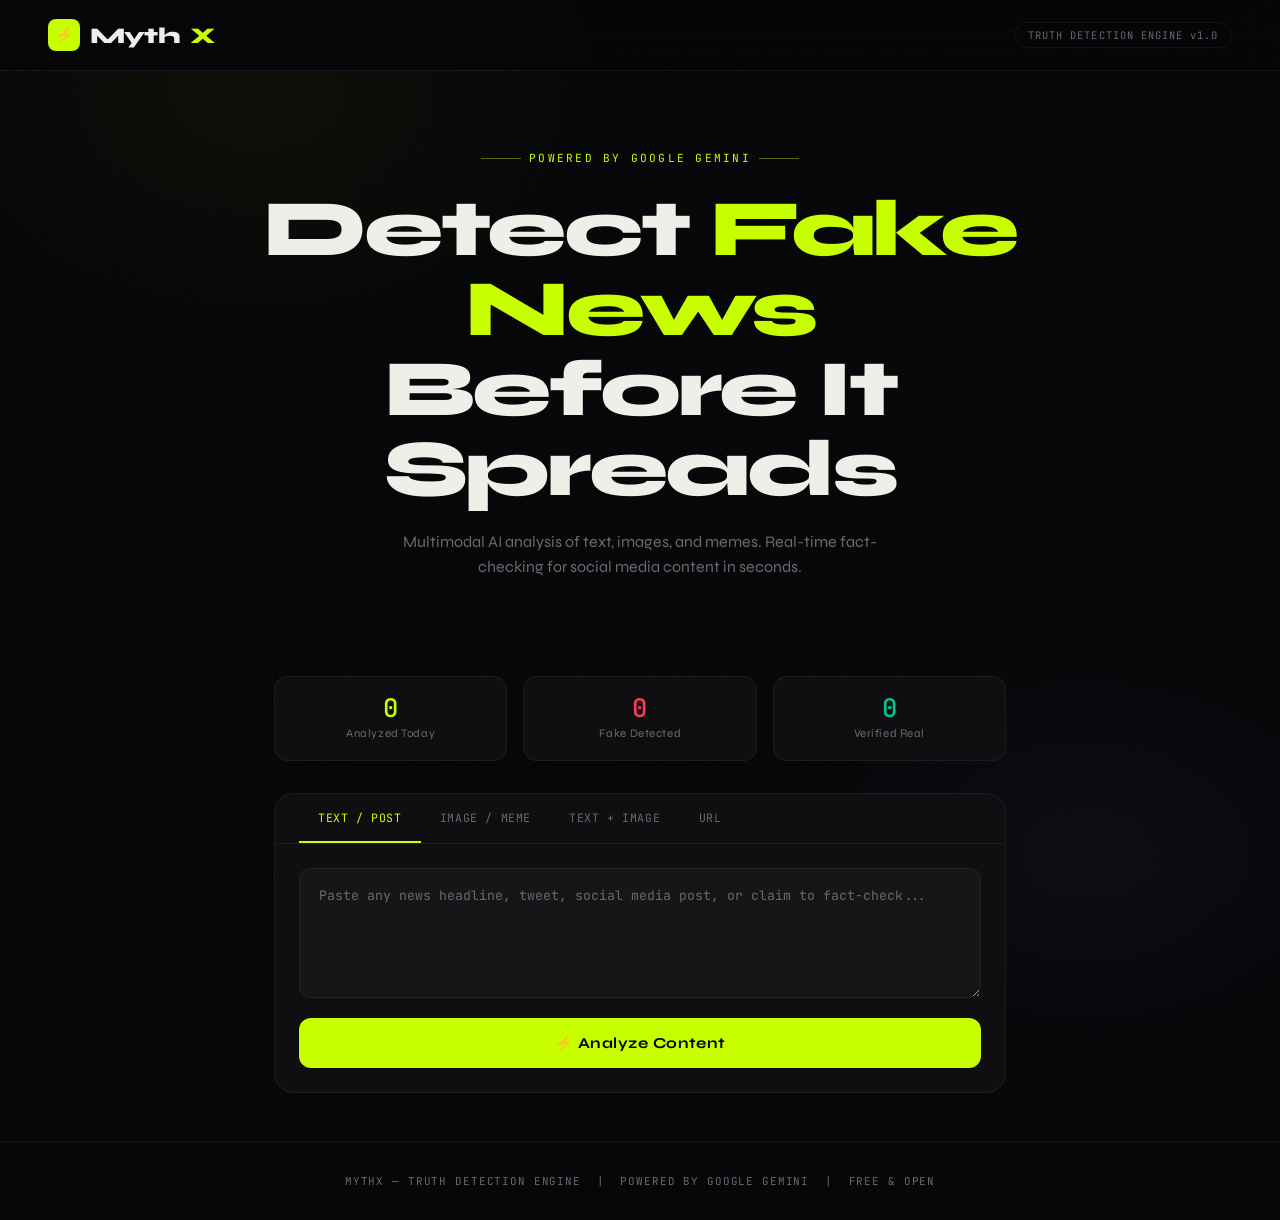
<file: Frontend/index.html>
<!DOCTYPE html>
<html lang="en">
<head>
<meta charset="UTF-8">
<meta name="viewport" content="width=device-width, initial-scale=1.0">
<title>MythX — Truth Detector</title>
<link rel="preconnect" href="https://fonts.googleapis.com">
<link href="https://fonts.googleapis.com/css2?family=Syne:wght@400;500;600;700;800&family=JetBrains+Mono:wght@300;400;500&display=swap" rel="stylesheet">
<style>
  :root {
    --bg: #070709;
    --surface: #0f0f12;
    --surface2: #161619;
    --border: rgba(255,255,255,0.06);
    --text: #f0eee8;
    --muted: #6b6870;
    --accent: #c8ff00;
    --real: #00C896;
    --fake: #FF3B5C;
    --mislead: #FF8C00;
    --unverified: #A78BFA;
  }

  * { box-sizing: border-box; margin: 0; padding: 0; }

  body {
    background: var(--bg);
    color: var(--text);
    font-family: 'Syne', sans-serif;
    min-height: 100vh;
    overflow-x: hidden;
    position: relative;
  }

  /* Ambient background */
  body::before {
    content: '';
    position: fixed;
    top: -20vh;
    left: -10vw;
    width: 60vw;
    height: 60vh;
    background: radial-gradient(ellipse, rgba(200,255,0,0.04) 0%, transparent 70%);
    pointer-events: none;
    z-index: 0;
  }

  body::after {
    content: '';
    position: fixed;
    bottom: -20vh;
    right: -10vw;
    width: 50vw;
    height: 50vh;
    background: radial-gradient(ellipse, rgba(167,139,250,0.05) 0%, transparent 70%);
    pointer-events: none;
    z-index: 0;
  }

  .noise {
    position: fixed;
    inset: 0;
    background-image: url("data:image/svg+xml,%3Csvg viewBox='0 0 512 512' xmlns='http://www.w3.org/2000/svg'%3E%3Cfilter id='n'%3E%3CfeTurbulence type='fractalNoise' baseFrequency='0.75' numOctaves='4' stitchTiles='stitch'/%3E%3C/filter%3E%3Crect width='100%25' height='100%25' filter='url(%23n)' opacity='0.03'/%3E%3C/svg%3E");
    pointer-events: none;
    z-index: 0;
    opacity: 0.4;
  }

  nav {
    position: sticky;
    top: 0;
    z-index: 100;
    display: flex;
    align-items: center;
    justify-content: space-between;
    padding: 1.2rem 3rem;
    border-bottom: 1px solid var(--border);
    background: rgba(7,7,9,0.85);
    backdrop-filter: blur(20px);
  }

  .logo {
    display: flex;
    align-items: center;
    gap: 0.6rem;
    font-size: 1.4rem;
    font-weight: 800;
    letter-spacing: -0.03em;
  }

  .logo-icon {
    width: 32px;
    height: 32px;
    background: var(--accent);
    border-radius: 8px;
    display: flex;
    align-items: center;
    justify-content: center;
    font-size: 0.9rem;
  }

  .logo span { color: var(--accent); }

  .nav-badge {
    font-family: 'JetBrains Mono', monospace;
    font-size: 0.65rem;
    color: var(--muted);
    border: 1px solid var(--border);
    padding: 0.3rem 0.8rem;
    border-radius: 100px;
    letter-spacing: 0.1em;
  }

  .hero {
    position: relative;
    z-index: 1;
    max-width: 820px;
    margin: 0 auto;
    padding: 5rem 2rem 3rem;
    text-align: center;
  }

  .hero-eyebrow {
    font-family: 'JetBrains Mono', monospace;
    font-size: 0.7rem;
    color: var(--accent);
    letter-spacing: 0.2em;
    text-transform: uppercase;
    margin-bottom: 1.5rem;
    display: flex;
    align-items: center;
    justify-content: center;
    gap: 0.5rem;
  }

  .hero-eyebrow::before,
  .hero-eyebrow::after {
    content: '';
    height: 1px;
    width: 40px;
    background: var(--accent);
    opacity: 0.4;
  }

  h1 {
    font-size: clamp(2.8rem, 7vw, 5rem);
    font-weight: 800;
    line-height: 1.0;
    letter-spacing: -0.04em;
    margin-bottom: 1.2rem;
  }

  h1 em {
    font-style: normal;
    color: var(--accent);
    position: relative;
  }

  .hero-sub {
    color: var(--muted);
    font-size: 1rem;
    line-height: 1.6;
    max-width: 520px;
    margin: 0 auto 3rem;
    font-weight: 400;
  }

  .main-card {
    position: relative;
    z-index: 1;
    max-width: 780px;
    margin: 0 auto 3rem;
    padding: 0 1.5rem;
  }

  .card {
    background: var(--surface);
    border: 1px solid var(--border);
    border-radius: 20px;
    overflow: hidden;
  }

  .tabs {
    display: flex;
    border-bottom: 1px solid var(--border);
    padding: 0 1.5rem;
    gap: 0;
  }

  .tab {
    font-family: 'JetBrains Mono', monospace;
    font-size: 0.72rem;
    padding: 1rem 1.2rem;
    cursor: pointer;
    color: var(--muted);
    border-bottom: 2px solid transparent;
    transition: all 0.2s;
    letter-spacing: 0.05em;
    text-transform: uppercase;
    background: none;
    border-left: none;
    border-right: none;
    border-top: none;
    user-select: none;
  }

  .tab:hover { color: var(--text); }
  .tab.active { color: var(--accent); border-bottom-color: var(--accent); }

  .tab-content { padding: 1.5rem; }
  .tab-panel { display: none; }
  .tab-panel.active { display: block; }

  textarea {
    width: 100%;
    background: var(--surface2);
    border: 1px solid var(--border);
    border-radius: 12px;
    color: var(--text);
    font-family: 'JetBrains Mono', monospace;
    font-size: 0.82rem;
    padding: 1rem 1.2rem;
    resize: vertical;
    min-height: 130px;
    line-height: 1.6;
    outline: none;
    transition: border-color 0.2s;
  }

  textarea:focus { border-color: rgba(200,255,0,0.3); }
  textarea::placeholder { color: var(--muted); }

  .url-input-wrap {
    display: flex;
    gap: 0.5rem;
  }

  input[type="url"], input[type="text"] {
    flex: 1;
    background: var(--surface2);
    border: 1px solid var(--border);
    border-radius: 12px;
    color: var(--text);
    font-family: 'JetBrains Mono', monospace;
    font-size: 0.82rem;
    padding: 0.85rem 1.2rem;
    outline: none;
    transition: border-color 0.2s;
  }

  input:focus { border-color: rgba(200,255,0,0.3); }
  input::placeholder { color: var(--muted); }

  .upload-zone {
    background: var(--surface2);
    border: 2px dashed var(--border);
    border-radius: 12px;
    padding: 2.5rem;
    text-align: center;
    cursor: pointer;
    transition: all 0.2s;
    position: relative;
  }

  .upload-zone:hover, .upload-zone.drag-over {
    border-color: rgba(200,255,0,0.4);
    background: rgba(200,255,0,0.03);
  }

  .upload-zone input { position: absolute; inset: 0; opacity: 0; cursor: pointer; width: 100%; height: 100%; }

  .upload-icon { font-size: 2rem; margin-bottom: 0.8rem; }
  .upload-text { color: var(--muted); font-size: 0.85rem; }
  .upload-text strong { color: var(--text); }

  #img-preview {
    margin-top: 1rem;
    max-width: 100%;
    max-height: 200px;
    border-radius: 8px;
    display: none;
    margin-left: auto;
    margin-right: auto;
  }

  .analyze-btn {
    width: 100%;
    margin-top: 1rem;
    background: var(--accent);
    color: #000;
    border: none;
    border-radius: 12px;
    padding: 1rem;
    font-family: 'Syne', sans-serif;
    font-size: 0.95rem;
    font-weight: 700;
    letter-spacing: 0.03em;
    cursor: pointer;
    transition: all 0.2s;
    position: relative;
    overflow: hidden;
  }

  .analyze-btn:hover { transform: translateY(-1px); box-shadow: 0 8px 30px rgba(200,255,0,0.25); }
  .analyze-btn:active { transform: translateY(0); }
  .analyze-btn:disabled { opacity: 0.5; cursor: not-allowed; transform: none; }

  /* Loading */
  .loading-overlay {
    display: none;
    position: fixed;
    inset: 0;
    background: rgba(7,7,9,0.8);
    backdrop-filter: blur(10px);
    z-index: 200;
    align-items: center;
    justify-content: center;
    flex-direction: column;
    gap: 1.5rem;
  }

  .loading-overlay.show { display: flex; }

  .scan-ring {
    width: 80px;
    height: 80px;
    border-radius: 50%;
    border: 2px solid var(--border);
    border-top-color: var(--accent);
    animation: spin 1s linear infinite;
    position: relative;
  }

  .scan-ring::after {
    content: '⚡';
    position: absolute;
    top: 50%;
    left: 50%;
    transform: translate(-50%, -50%);
    font-size: 1.5rem;
    animation: pulse 1s ease-in-out infinite;
  }

  @keyframes spin { to { transform: rotate(360deg); } }
  @keyframes pulse { 0%,100% { opacity: 1; } 50% { opacity: 0.3; } }

  .loading-text {
    font-family: 'JetBrains Mono', monospace;
    font-size: 0.8rem;
    color: var(--muted);
    letter-spacing: 0.1em;
    animation: pulse 1.5s ease-in-out infinite;
  }

  /* Results */
  #result-section {
    display: none;
    position: relative;
    z-index: 1;
    max-width: 780px;
    margin: 0 auto 4rem;
    padding: 0 1.5rem;
    animation: slideUp 0.4s ease;
  }

  @keyframes slideUp {
    from { opacity: 0; transform: translateY(20px); }
    to { opacity: 1; transform: translateY(0); }
  }

  .result-card {
    background: var(--surface);
    border: 1px solid var(--border);
    border-radius: 20px;
    overflow: hidden;
  }

  .verdict-header {
    padding: 2rem;
    display: flex;
    align-items: center;
    gap: 1.5rem;
    position: relative;
    border-bottom: 1px solid var(--border);
  }

  .verdict-badge {
    width: 70px;
    height: 70px;
    border-radius: 16px;
    display: flex;
    align-items: center;
    justify-content: center;
    font-size: 1.8rem;
    flex-shrink: 0;
  }

  .verdict-info h2 {
    font-size: 2rem;
    font-weight: 800;
    letter-spacing: -0.03em;
    line-height: 1;
    margin-bottom: 0.3rem;
  }

  .verdict-sub {
    font-family: 'JetBrains Mono', monospace;
    font-size: 0.72rem;
    color: var(--muted);
    letter-spacing: 0.1em;
    text-transform: uppercase;
  }

  .confidence-bar-wrap {
    margin-left: auto;
    text-align: right;
    flex-shrink: 0;
  }

  .confidence-num {
    font-family: 'JetBrains Mono', monospace;
    font-size: 2.2rem;
    font-weight: 500;
    line-height: 1;
    margin-bottom: 0.3rem;
  }

  .confidence-label {
    font-family: 'JetBrains Mono', monospace;
    font-size: 0.65rem;
    color: var(--muted);
    text-transform: uppercase;
    letter-spacing: 0.1em;
  }

  .credibility-bar {
    height: 4px;
    background: var(--surface2);
    border-radius: 2px;
    margin-top: 0.8rem;
    overflow: hidden;
    width: 120px;
    margin-left: auto;
  }

  .credibility-fill {
    height: 100%;
    border-radius: 2px;
    transition: width 1s ease;
  }

  .result-body { padding: 1.5rem 2rem; }

  .explanation {
    color: var(--text);
    line-height: 1.65;
    font-size: 0.92rem;
    margin-bottom: 1.5rem;
    opacity: 0.85;
  }

  .result-cols {
    display: grid;
    grid-template-columns: 1fr 1fr;
    gap: 1rem;
  }

  @media (max-width: 600px) {
    .result-cols { grid-template-columns: 1fr; }
  }

  .result-col h3 {
    font-family: 'JetBrains Mono', monospace;
    font-size: 0.68rem;
    text-transform: uppercase;
    letter-spacing: 0.12em;
    color: var(--muted);
    margin-bottom: 0.8rem;
  }

  .flag-list, .check-list {
    list-style: none;
    display: flex;
    flex-direction: column;
    gap: 0.5rem;
  }

  .flag-list li {
    font-size: 0.82rem;
    color: var(--text);
    opacity: 0.8;
    padding: 0.6rem 0.8rem;
    background: rgba(255,59,92,0.08);
    border: 1px solid rgba(255,59,92,0.15);
    border-radius: 8px;
    display: flex;
    gap: 0.5rem;
    align-items: flex-start;
    line-height: 1.4;
  }

  .flag-list li::before { content: '⚠'; font-size: 0.7rem; flex-shrink: 0; margin-top: 0.1rem; }

  .check-list li {
    font-size: 0.82rem;
    color: var(--text);
    opacity: 0.8;
    padding: 0.6rem 0.8rem;
    background: rgba(0,200,150,0.06);
    border: 1px solid rgba(0,200,150,0.12);
    border-radius: 8px;
    display: flex;
    gap: 0.5rem;
    align-items: flex-start;
    line-height: 1.4;
  }

  .check-list li::before { content: '◈'; font-size: 0.7rem; flex-shrink: 0; margin-top: 0.1rem; color: var(--real); }

  .try-again-btn {
    margin-top: 1.5rem;
    background: transparent;
    border: 1px solid var(--border);
    border-radius: 10px;
    color: var(--muted);
    padding: 0.7rem 1.5rem;
    font-family: 'Syne', sans-serif;
    font-size: 0.85rem;
    cursor: pointer;
    transition: all 0.2s;
  }

  .try-again-btn:hover { border-color: var(--accent); color: var(--accent); }

  /* Stats bar */
  .stats-bar {
    position: relative;
    z-index: 1;
    max-width: 780px;
    margin: 0 auto 2rem;
    padding: 0 1.5rem;
    display: grid;
    grid-template-columns: repeat(3, 1fr);
    gap: 1rem;
  }

  .stat-box {
    background: var(--surface);
    border: 1px solid var(--border);
    border-radius: 14px;
    padding: 1.2rem;
    text-align: center;
  }

  .stat-val {
    font-family: 'JetBrains Mono', monospace;
    font-size: 1.6rem;
    font-weight: 500;
    color: var(--accent);
    line-height: 1;
    margin-bottom: 0.3rem;
  }

  .stat-label {
    font-size: 0.72rem;
    color: var(--muted);
    letter-spacing: 0.05em;
  }

  /* Footer */
  footer {
    position: relative;
    z-index: 1;
    text-align: center;
    padding: 2rem;
    border-top: 1px solid var(--border);
    color: var(--muted);
    font-family: 'JetBrains Mono', monospace;
    font-size: 0.68rem;
    letter-spacing: 0.08em;
  }

  .error-toast {
    position: fixed;
    bottom: 2rem;
    left: 50%;
    transform: translateX(-50%);
    background: rgba(255,59,92,0.15);
    border: 1px solid rgba(255,59,92,0.4);
    border-radius: 10px;
    padding: 0.8rem 1.5rem;
    font-family: 'JetBrains Mono', monospace;
    font-size: 0.78rem;
    color: var(--fake);
    z-index: 300;
    display: none;
    animation: slideUp 0.3s ease;
    max-width: 90vw;
    text-align: center;
  }

  /* Scan animation for verdict header */
  .scan-line {
    position: absolute;
    top: 0; left: 0; right: 0;
    height: 2px;
    background: linear-gradient(90deg, transparent, var(--accent), transparent);
    animation: scan 2s ease-in-out 1;
  }

  @keyframes scan {
    from { top: 0; opacity: 1; }
    to { top: 100%; opacity: 0; }
  }
</style>
</head>
<body>

<div class="noise"></div>

<nav>
  <div class="logo">
    <div class="logo-icon">⚡</div>
    Myth<span>X</span>
  </div>
  <div class="nav-badge">TRUTH DETECTION ENGINE v1.0</div>
</nav>

<div class="hero">
  <div class="hero-eyebrow">Powered by Google Gemini</div>
  <h1>Detect <em>Fake News</em><br>Before It Spreads</h1>
  <p class="hero-sub">Multimodal AI analysis of text, images, and memes. Real-time fact-checking for social media content in seconds.</p>
</div>



<div class="stats-bar">
  <div class="stat-box">
    <div class="stat-val" id="total-count">0</div>
    <div class="stat-label">Analyzed Today</div>
  </div>
  <div class="stat-box">
    <div class="stat-val" style="color:var(--fake)" id="fake-count">0</div>
    <div class="stat-label">Fake Detected</div>
  </div>
  <div class="stat-box">
    <div class="stat-val" style="color:var(--real)" id="real-count">0</div>
    <div class="stat-label">Verified Real</div>
  </div>
</div>

<div class="main-card">
  <div class="card">
    <div class="tabs">
      <button class="tab active" onclick="switchTab('text', this)">Text / Post</button>
      <button class="tab" onclick="switchTab('image', this)">Image / Meme</button>
      <button class="tab" onclick="switchTab('both', this)">Text + Image</button>
      <button class="tab" onclick="switchTab('url', this)">URL</button>
    </div>

    <div class="tab-content">
      <!-- Text Tab -->
      <div class="tab-panel active" id="tab-text">
        <textarea id="text-input" placeholder="Paste any news headline, tweet, social media post, or claim to fact-check..."></textarea>
        <button class="analyze-btn" onclick="analyze('text')">⚡ Analyze Content</button>
      </div>

      <!-- Image Tab -->
      <div class="tab-panel" id="tab-image">
        <div class="upload-zone" id="drop-zone">
          <input type="file" id="img-file" accept="image/*" onchange="handleFile(this)">
          <div class="upload-icon">🖼</div>
          <div class="upload-text"><strong>Drop image here</strong> or click to upload<br>Supports memes, screenshots, AI-generated images</div>
        </div>
        <img id="img-preview" alt="Preview">
        <button class="analyze-btn" onclick="analyze('image')" style="margin-top:1rem">⚡ Analyze Image</button>
      </div>

      <!-- Both Tab -->
      <div class="tab-panel" id="tab-both">
        <textarea id="both-text" placeholder="Add context, caption, or claim alongside the image..."></textarea>
        <div class="upload-zone" style="margin-top:0.8rem" id="drop-zone-both">
          <input type="file" id="both-file" accept="image/*" onchange="handleBothFile(this)">
          <div class="upload-icon">📎</div>
          <div class="upload-text"><strong>Drop image here</strong> or click to upload</div>
        </div>
        <img id="both-preview" alt="Preview" style="display:none;max-width:100%;max-height:180px;margin-top:0.8rem;border-radius:8px;">
        <button class="analyze-btn" onclick="analyze('both')">⚡ Deep Analysis</button>
      </div>

      <!-- URL Tab -->
      <div class="tab-panel" id="tab-url">
        <div class="url-input-wrap">
          <input type="url" id="url-input" placeholder="https://twitter.com/... or paste any social media URL">
        </div>
        <textarea id="url-text" placeholder="Paste the post text / description from the URL..." style="margin-top:0.8rem;min-height:80px"></textarea>
        <button class="analyze-btn" onclick="analyze('url')">⚡ Analyze URL Content</button>
      </div>
    </div>
  </div>
</div>

<!-- Result Section -->
<div id="result-section">
  <div class="result-card">
    <div class="verdict-header" id="verdict-header">
      <div class="scan-line"></div>
      <div class="verdict-badge" id="verdict-badge">🔍</div>
      <div class="verdict-info">
        <h2 id="verdict-text">—</h2>
        <div class="verdict-sub">Credibility Score: <span id="cred-score">—</span>/100</div>
      </div>
      <div class="confidence-bar-wrap">
        <div class="confidence-num" id="conf-num">—%</div>
        <div class="confidence-label">Confidence</div>
        <div class="credibility-bar">
          <div class="credibility-fill" id="cred-fill"></div>
        </div>
      </div>
    </div>

    <div class="result-body">
      <p class="explanation" id="explanation-text"></p>
      <div class="result-cols">
        <div class="result-col">
          <h3>⚠ Red Flags</h3>
          <ul class="flag-list" id="flags-list"></ul>
        </div>
        <div class="result-col">
          <h3>◈ Fact Checks</h3>
          <ul class="check-list" id="checks-list"></ul>
        </div>
      </div>
      <button class="try-again-btn" onclick="reset()">← Analyze Another</button>
    </div>
  </div>
</div>

<!-- Loading -->
<div class="loading-overlay" id="loading">
  <div class="scan-ring"></div>
  <div class="loading-text">MYTHX SCANNING...</div>
</div>

<div class="error-toast" id="error-toast"></div>

<footer>
  MYTHX — TRUTH DETECTION ENGINE &nbsp;|&nbsp; POWERED BY GOOGLE GEMINI &nbsp;|&nbsp; FREE & OPEN
</footer>

<script>
  const API_BASE = 'http://localhost:8000';
  let currentTab = 'text';
  let imgBase64 = null;
  let bothImgBase64 = null;

  window.onload = () => { loadStats(); };

  function switchTab(tab, el) {
    currentTab = tab;
    document.querySelectorAll('.tab').forEach(t => t.classList.remove('active'));
    document.querySelectorAll('.tab-panel').forEach(p => p.classList.remove('active'));
    el.classList.add('active');
    document.getElementById('tab-' + tab).classList.add('active');
  }

  function handleFile(input) {
    const file = input.files[0];
    if (!file) return;
    const reader = new FileReader();
    reader.onload = (e) => {
      imgBase64 = e.target.result.split(',')[1];
      const preview = document.getElementById('img-preview');
      preview.src = e.target.result;
      preview.style.display = 'block';
    };
    reader.readAsDataURL(file);
  }

  function handleBothFile(input) {
    const file = input.files[0];
    if (!file) return;
    const reader = new FileReader();
    reader.onload = (e) => {
      bothImgBase64 = e.target.result.split(',')[1];
      const preview = document.getElementById('both-preview');
      preview.src = e.target.result;
      preview.style.display = 'block';
    };
    reader.readAsDataURL(file);
  }

  // Drag and drop
  ['drop-zone', 'drop-zone-both'].forEach(id => {
    const zone = document.getElementById(id);
    if (!zone) return;
    zone.addEventListener('dragover', e => { e.preventDefault(); zone.classList.add('drag-over'); });
    zone.addEventListener('dragleave', () => zone.classList.remove('drag-over'));
    zone.addEventListener('drop', e => {
      e.preventDefault();
      zone.classList.remove('drag-over');
      const file = e.dataTransfer.files[0];
      if (file) {
        const inputId = id === 'drop-zone' ? 'img-file' : 'both-file';
        const dt = new DataTransfer();
        dt.items.add(file);
        document.getElementById(inputId).files = dt.files;
        id === 'drop-zone' ? handleFile(document.getElementById('img-file')) : handleBothFile(document.getElementById('both-file'));
      }
    });
  });

  async function analyze(mode) {
    let body = {};

    if (mode === 'text') {
      const t = document.getElementById('text-input').value.trim();
      if (!t) { showError('Please enter some text to analyze'); return; }
      body = { text: t };
    } else if (mode === 'image') {
      if (!imgBase64) { showError('Please upload an image'); return; }
      body = { image_base64: imgBase64 };
    } else if (mode === 'both') {
      const t = document.getElementById('both-text').value.trim();
      body = { text: t || undefined, image_base64: bothImgBase64 || undefined };
      if (!body.text && !body.image_base64) { showError('Add text or image to analyze'); return; }
    } else if (mode === 'url') {
      const url = document.getElementById('url-input').value.trim();
      const text = document.getElementById('url-text').value.trim();
      if (!url && !text) { showError('Please enter a URL or post text'); return; }
      body = { url, text };
    }

    showLoading(true);

    try {
      const res = await fetch(`${API_BASE}/analyze`, {
        method: 'POST',
        headers: { 'Content-Type': 'application/json' },
        body: JSON.stringify(body)
      });
      if (!res.ok) {
        const errText = await res.text();
        throw new Error(`Server ${res.status}: ${errText}`);
      }
      const result = await res.json();
      showResult(result);
      updateStats(result.verdict);
    } catch (err) {
      showError('Analysis failed: ' + err.message);
    }

    showLoading(false);
  }

  function showResult(r) {
    const icons = { REAL: '✅', FAKE: '🚫', MISLEADING: '⚠️', UNVERIFIED: '🔍' };
    
    document.getElementById('verdict-badge').textContent = icons[r.verdict] || '🔍';
    document.getElementById('verdict-badge').style.background = r.verdict_color + '22';
    document.getElementById('verdict-text').textContent = r.verdict;
    document.getElementById('verdict-text').style.color = r.verdict_color;
    document.getElementById('verdict-header').style.borderBottomColor = r.verdict_color + '33';
    document.getElementById('cred-score').textContent = r.credibility_score;
    document.getElementById('conf-num').textContent = r.confidence + '%';
    document.getElementById('conf-num').style.color = r.verdict_color;
    document.getElementById('cred-fill').style.width = r.credibility_score + '%';
    document.getElementById('cred-fill').style.background = r.verdict_color;
    document.getElementById('explanation-text').textContent = r.explanation;

    const flagsList = document.getElementById('flags-list');
    flagsList.innerHTML = r.red_flags.length ? r.red_flags.map(f => `<li>${f}</li>`).join('') : '<li>No red flags detected</li>';

    const checksList = document.getElementById('checks-list');
    checksList.innerHTML = r.fact_checks.length ? r.fact_checks.map(c => `<li>${c}</li>`).join('') : '<li>No specific fact-checks needed</li>';

    // Re-add scan line animation
    const header = document.getElementById('verdict-header');
    const old = header.querySelector('.scan-line');
    if (old) old.remove();
    const line = document.createElement('div');
    line.className = 'scan-line';
    line.style.background = `linear-gradient(90deg, transparent, ${r.verdict_color}, transparent)`;
    header.appendChild(line);

    document.getElementById('result-section').style.display = 'block';
    document.getElementById('result-section').scrollIntoView({ behavior: 'smooth', block: 'nearest' });
  }

  function reset() {
    document.getElementById('result-section').style.display = 'none';
    window.scrollTo({ top: 0, behavior: 'smooth' });
  }

  function showLoading(show) {
    document.getElementById('loading').classList.toggle('show', show);
  }

  function showError(msg, type = 'error') {
    const toast = document.getElementById('error-toast');
    toast.textContent = msg;
    toast.style.display = 'block';
    if (type === 'success') {
      toast.style.background = 'rgba(0,200,150,0.15)';
      toast.style.borderColor = 'rgba(0,200,150,0.4)';
      toast.style.color = 'var(--real)';
    } else {
      toast.style.background = 'rgba(255,59,92,0.15)';
      toast.style.borderColor = 'rgba(255,59,92,0.4)';
      toast.style.color = 'var(--fake)';
    }
    setTimeout(() => { toast.style.display = 'none'; }, 4000);
  }

  function loadStats() {
    const stats = JSON.parse(localStorage.getItem('mythx_stats') || '{"total":0,"fake":0,"real":0}');
    document.getElementById('total-count').textContent = stats.total;
    document.getElementById('fake-count').textContent = stats.fake;
    document.getElementById('real-count').textContent = stats.real;
  }

  function updateStats(verdict) {
    const stats = JSON.parse(localStorage.getItem('mythx_stats') || '{"total":0,"fake":0,"real":0}');
    stats.total++;
    if (verdict === 'FAKE' || verdict === 'MISLEADING') stats.fake++;
    if (verdict === 'REAL') stats.real++;
    localStorage.setItem('mythx_stats', JSON.stringify(stats));
    loadStats();
  }
</script>
</body>
</html>
</file>
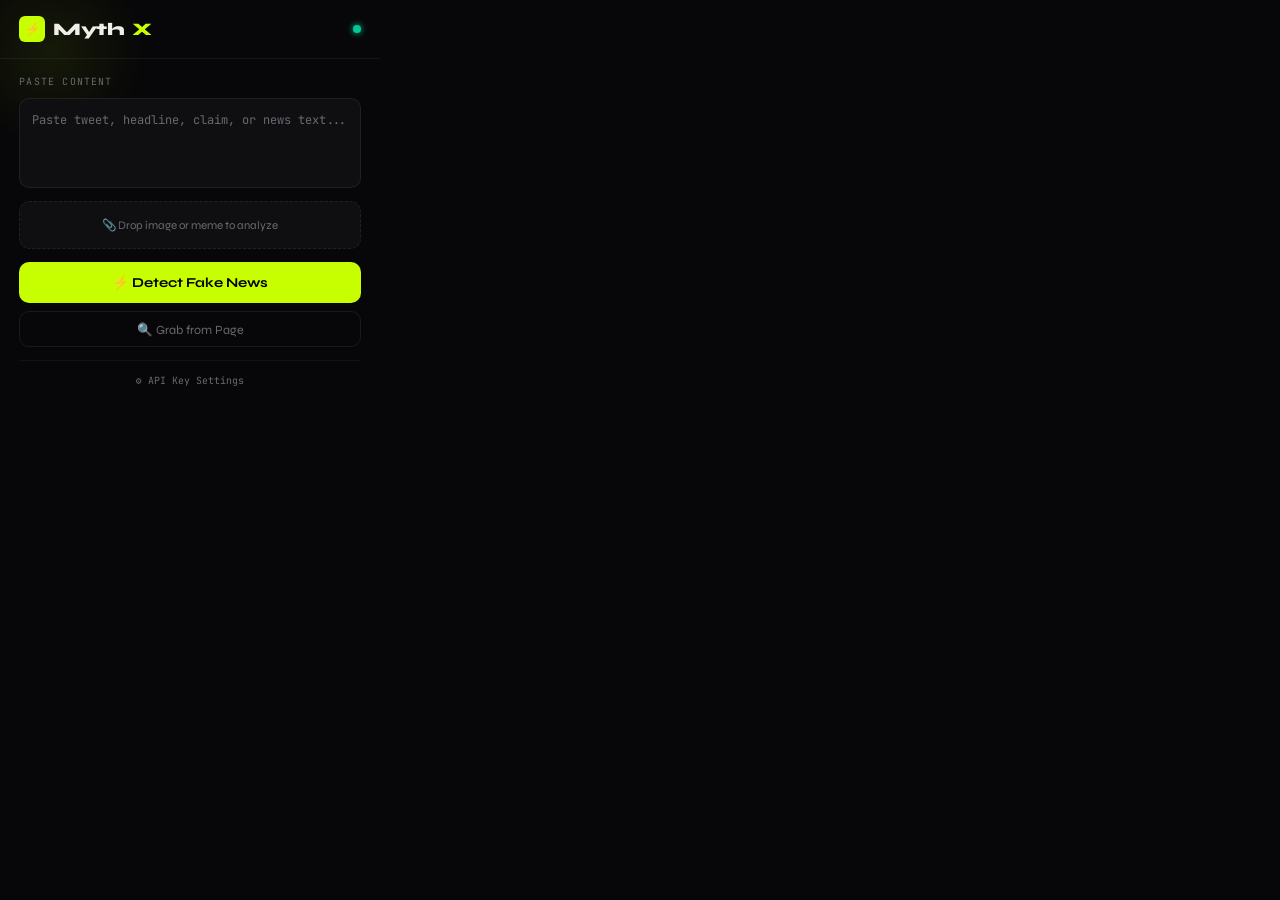
<file: extension/popup.html>
<!DOCTYPE html>
<html lang="en">
<head>
<meta charset="UTF-8">
<title>MythX</title>
<link href="https://fonts.googleapis.com/css2?family=Syne:wght@400;600;700;800&family=JetBrains+Mono:wght@400;500&display=swap" rel="stylesheet">
<style>
  * { box-sizing: border-box; margin: 0; padding: 0; }

  body {
    width: 380px;
    min-height: 480px;
    background: #070709;
    color: #f0eee8;
    font-family: 'Syne', sans-serif;
    overflow: hidden;
  }

  .bg-glow {
    position: fixed;
    top: -50px; left: -50px;
    width: 200px; height: 200px;
    background: radial-gradient(ellipse, rgba(200,255,0,0.08) 0%, transparent 70%);
    pointer-events: none;
  }

  header {
    display: flex;
    align-items: center;
    justify-content: space-between;
    padding: 1rem 1.2rem;
    border-bottom: 1px solid rgba(255,255,255,0.06);
    position: relative;
    z-index: 1;
  }

  .logo {
    display: flex;
    align-items: center;
    gap: 0.5rem;
    font-size: 1.1rem;
    font-weight: 800;
    letter-spacing: -0.03em;
  }

  .logo-icon {
    width: 26px; height: 26px;
    background: #c8ff00;
    border-radius: 6px;
    display: flex;
    align-items: center;
    justify-content: center;
    font-size: 0.75rem;
  }

  .logo span { color: #c8ff00; }

  .status-dot {
    width: 8px; height: 8px;
    border-radius: 50%;
    background: #00C896;
    box-shadow: 0 0 6px #00C896;
    animation: pulse 2s ease-in-out infinite;
  }

  @keyframes pulse { 0%,100% { opacity:1; } 50% { opacity:0.4; } }

  .body { padding: 1rem 1.2rem; position: relative; z-index: 1; }

  .section-label {
    font-family: 'JetBrains Mono', monospace;
    font-size: 0.62rem;
    color: #6b6870;
    text-transform: uppercase;
    letter-spacing: 0.12em;
    margin-bottom: 0.6rem;
  }

  textarea {
    width: 100%;
    background: #0f0f12;
    border: 1px solid rgba(255,255,255,0.07);
    border-radius: 10px;
    color: #f0eee8;
    font-family: 'JetBrains Mono', monospace;
    font-size: 0.75rem;
    padding: 0.75rem;
    resize: none;
    height: 90px;
    outline: none;
    line-height: 1.5;
    transition: border-color 0.2s;
  }

  textarea:focus { border-color: rgba(200,255,0,0.3); }
  textarea::placeholder { color: #6b6870; }

  .upload-zone {
    background: #0f0f12;
    border: 1.5px dashed rgba(255,255,255,0.08);
    border-radius: 10px;
    padding: 1rem;
    text-align: center;
    cursor: pointer;
    transition: all 0.2s;
    position: relative;
    margin-top: 0.6rem;
  }

  .upload-zone:hover { border-color: rgba(200,255,0,0.3); }
  .upload-zone input { position: absolute; inset:0; opacity:0; cursor:pointer; width:100%; height:100%; }
  .upload-zone p { font-size: 0.72rem; color: #6b6870; }

  #preview-img {
    display: none;
    width: 100%;
    max-height: 100px;
    object-fit: cover;
    border-radius: 8px;
    margin-top: 0.5rem;
  }

  .analyze-btn {
    width: 100%;
    margin-top: 0.8rem;
    background: #c8ff00;
    color: #000;
    border: none;
    border-radius: 10px;
    padding: 0.75rem;
    font-family: 'Syne', sans-serif;
    font-size: 0.85rem;
    font-weight: 700;
    cursor: pointer;
    transition: all 0.2s;
  }

  .analyze-btn:hover { transform: translateY(-1px); box-shadow: 0 6px 20px rgba(200,255,0,0.3); }
  .analyze-btn:disabled { opacity: 0.5; cursor: not-allowed; transform: none; }

  .auto-detect-btn {
    width: 100%;
    margin-top: 0.5rem;
    background: transparent;
    border: 1px solid rgba(255,255,255,0.08);
    border-radius: 10px;
    color: #6b6870;
    padding: 0.6rem;
    font-family: 'Syne', sans-serif;
    font-size: 0.78rem;
    cursor: pointer;
    transition: all 0.2s;
  }

  .auto-detect-btn:hover { border-color: rgba(200,255,0,0.3); color: #c8ff00; }

  /* Result */
  .result-panel {
    display: none;
    margin-top: 0.8rem;
    border-radius: 12px;
    overflow: hidden;
    border: 1px solid rgba(255,255,255,0.06);
    animation: fadeIn 0.3s ease;
  }

  @keyframes fadeIn { from { opacity:0; transform:translateY(8px); } to { opacity:1; transform:translateY(0); } }

  .result-top {
    padding: 1rem;
    display: flex;
    align-items: center;
    gap: 0.8rem;
  }

  .result-icon { font-size: 1.5rem; }

  .result-verdict {
    font-size: 1.1rem;
    font-weight: 800;
    letter-spacing: -0.02em;
  }

  .result-conf {
    font-family: 'JetBrains Mono', monospace;
    font-size: 0.65rem;
    color: #6b6870;
    margin-top: 0.15rem;
  }

  .result-body {
    padding: 0 1rem 1rem;
    font-size: 0.77rem;
    line-height: 1.55;
    color: #f0eee8;
    opacity: 0.8;
    border-top: 1px solid rgba(255,255,255,0.05);
    padding-top: 0.8rem;
  }

  .flags {
    margin-top: 0.6rem;
    display: flex;
    flex-direction: column;
    gap: 0.3rem;
  }

  .flag-item {
    font-size: 0.7rem;
    color: #FF8C00;
    display: flex;
    gap: 0.3rem;
    align-items: flex-start;
    line-height: 1.35;
  }

  .flag-item::before { content: '⚠'; flex-shrink:0; }

  /* Settings */
  .settings-panel {
    margin-top: 0.8rem;
    padding: 0.8rem;
    background: rgba(200,255,0,0.04);
    border: 1px solid rgba(200,255,0,0.12);
    border-radius: 10px;
  }

  .settings-panel input {
    width: 100%;
    background: rgba(0,0,0,0.3);
    border: 1px solid rgba(200,255,0,0.15);
    border-radius: 7px;
    color: #f0eee8;
    font-family: 'JetBrains Mono', monospace;
    font-size: 0.7rem;
    padding: 0.5rem 0.8rem;
    outline: none;
    margin-top: 0.4rem;
  }

  .save-btn {
    margin-top: 0.5rem;
    background: #c8ff00;
    color: #000;
    border: none;
    border-radius: 7px;
    padding: 0.45rem 1rem;
    font-family: 'Syne', sans-serif;
    font-size: 0.72rem;
    font-weight: 700;
    cursor: pointer;
    width: 100%;
  }

  .settings-link {
    display: block;
    text-align: center;
    font-family: 'JetBrains Mono', monospace;
    font-size: 0.62rem;
    color: #6b6870;
    margin-top: 0.5rem;
    cursor: pointer;
    text-decoration: none;
  }

  .settings-link:hover { color: #c8ff00; }

  .loading-bar {
    height: 2px;
    background: linear-gradient(90deg, #c8ff00, #00C896);
    border-radius: 1px;
    display: none;
    animation: loading 1.5s ease-in-out infinite;
    background-size: 200% 100%;
  }

  @keyframes loading {
    0% { background-position: 200% 0; }
    100% { background-position: -200% 0; }
  }

  .divider {
    height: 1px;
    background: rgba(255,255,255,0.05);
    margin: 0.8rem 0;
  }
</style>
</head>
<body>
<div class="bg-glow"></div>

<header>
  <div class="logo">
    <div class="logo-icon">⚡</div>
    Myth<span>X</span>
  </div>
  <div class="status-dot" id="status-dot"></div>
</header>

<div class="loading-bar" id="loading-bar"></div>

<div class="body">
  <!-- API Key check -->
  <div id="key-setup" style="display:none;">
    <div class="settings-panel">
      <div class="section-label">🔑 Setup Required</div>
      <p style="font-size:0.72rem;color:#6b6870;line-height:1.5;margin-bottom:0.3rem;">Get your FREE Gemini API key at <a href="https://aistudio.google.com" target="_blank" style="color:#c8ff00;">aistudio.google.com</a></p>
      <input type="text" id="key-input-setup" placeholder="Paste your free API key...">
      <button class="save-btn" onclick="saveApiKey()">Save & Start Detecting →</button>
    </div>
  </div>

  <div id="main-ui">
    <div class="section-label">Paste Content</div>
    <textarea id="post-text" placeholder="Paste tweet, headline, claim, or news text..."></textarea>

    <div class="upload-zone">
      <input type="file" id="img-upload" accept="image/*" onchange="handleImg(this)">
      <p>📎 Drop image or meme to analyze</p>
    </div>
    <img id="preview-img" alt="preview">

    <button class="analyze-btn" id="analyze-btn" onclick="runAnalysis()">⚡ Detect Fake News</button>
    <button class="auto-detect-btn" onclick="autoDetect()">🔍 Grab from Page</button>

    <div class="result-panel" id="result-panel">
      <div class="result-top" id="result-top">
        <div class="result-icon" id="result-icon">🔍</div>
        <div>
          <div class="result-verdict" id="result-verdict">—</div>
          <div class="result-conf" id="result-conf">Confidence: —</div>
        </div>
      </div>
      <div class="result-body" id="result-body">
        <div id="result-explanation"></div>
        <div class="flags" id="result-flags"></div>
      </div>
    </div>

    <div class="divider"></div>
    <a class="settings-link" onclick="toggleSettings()">⚙ API Key Settings</a>

    <div class="settings-panel" id="settings-panel" style="display:none;">
      <div class="section-label">Gemini API Key</div>
      <input type="text" id="key-input" placeholder="AIza...">
      <button class="save-btn" onclick="saveApiKey()">Save Key</button>
    </div>
  </div>
</div>

<script>
let imgBase64 = null;

chrome.storage.local.get(['gemini_key'], (result) => {
  if (!result.gemini_key) {
    document.getElementById('key-setup').style.display = 'block';
    document.getElementById('main-ui').style.display = 'none';
  } else {
    document.getElementById('key-input').value = result.gemini_key;
    document.getElementById('status-dot').style.background = '#c8ff00';
    document.getElementById('status-dot').style.boxShadow = '0 0 6px #c8ff00';
  }
});

function saveApiKey() {
  const key = (document.getElementById('key-input-setup') || document.getElementById('key-input')).value.trim()
    || document.getElementById('key-input').value.trim();
  
  const k1 = document.getElementById('key-input-setup').value.trim();
  const k2 = document.getElementById('key-input').value.trim();
  const finalKey = k1 || k2;
  
  if (!finalKey) return;
  chrome.storage.local.set({ gemini_key: finalKey }, () => {
    document.getElementById('key-setup').style.display = 'none';
    document.getElementById('main-ui').style.display = 'block';
    document.getElementById('key-input').value = finalKey;
    document.getElementById('status-dot').style.background = '#c8ff00';
    document.getElementById('status-dot').style.boxShadow = '0 0 6px #c8ff00';
  });
}

function handleImg(input) {
  const file = input.files[0];
  if (!file) return;
  const reader = new FileReader();
  reader.onload = (e) => {
    imgBase64 = e.target.result.split(',')[1];
    document.getElementById('preview-img').src = e.target.result;
    document.getElementById('preview-img').style.display = 'block';
  };
  reader.readAsDataURL(file);
}

function toggleSettings() {
  const p = document.getElementById('settings-panel');
  p.style.display = p.style.display === 'none' ? 'block' : 'none';
}

async function runAnalysis() {
  const text = document.getElementById('post-text').value.trim();
  if (!text && !imgBase64) { alert('Add text or image to analyze'); return; }

  chrome.storage.local.get(['gemini_key'], async (result) => {
    if (!result.gemini_key) { alert('Set your API key first'); return; }
    setLoading(true);
    try {
      const analysis = await callGemini(text, imgBase64, result.gemini_key);
      showResult(analysis);
    } catch (e) {
      alert('Error: ' + e.message);
    }
    setLoading(false);
  });
}

async function autoDetect() {
  chrome.tabs.query({ active: true, currentWindow: true }, (tabs) => {
    chrome.scripting.executeScript({
      target: { tabId: tabs[0].id },
      func: () => {
        // Try to grab selected text or main post content
        const sel = window.getSelection().toString().trim();
        if (sel) return sel;
        
        // Platform-specific selectors
        const selectors = [
          '[data-testid="tweetText"]',
          '.tweet-text',
          '[class*="userContent"]',
          '.post-content',
          'article p',
          'main p'
        ];
        
        for (const s of selectors) {
          const el = document.querySelector(s);
          if (el && el.innerText.trim()) return el.innerText.trim().slice(0, 1000);
        }
        return null;
      }
    }, (results) => {
      if (results && results[0] && results[0].result) {
        document.getElementById('post-text').value = results[0].result;
      } else {
        alert('Could not auto-detect. Please paste content manually.');
      }
    });
  });
}

async function callGemini(text, imageBase64, apiKey) {
  const url = `https://generativelanguage.googleapis.com/v1beta/models/gemini-1.5-flash:generateContent?key=${apiKey}`;

  const parts = [];
  const prompt = `You are MythX fact-checker. Analyze for fake news/misinformation. Respond ONLY with JSON:
{"verdict":"REAL"|"FAKE"|"MISLEADING"|"UNVERIFIED","confidence":<0-100>,"explanation":"<2 sentences>","red_flags":["..."],"credibility_score":<0-100>}`;

  parts.push({ text: prompt });
  if (text) parts.push({ text: 'CONTENT: ' + text });
  if (imageBase64) parts.push({ inline_data: { mime_type: 'image/jpeg', data: imageBase64 } });

  const res = await fetch(url, {
    method: 'POST',
    headers: { 'Content-Type': 'application/json' },
    body: JSON.stringify({ contents: [{ parts }], generationConfig: { temperature: 0.1, maxOutputTokens: 512 } })
  });

  if (!res.ok) throw new Error('API Error: ' + res.status);
  const data = await res.json();
  const rawText = data.candidates[0].content.parts[0].text;
  const match = rawText.match(/\{[\s\S]*\}/);
  if (!match) throw new Error('Parse error');
  return JSON.parse(match[0]);
}

function showResult(r) {
  const icons = { REAL: '✅', FAKE: '🚫', MISLEADING: '⚠️', UNVERIFIED: '🔍' };
  const colors = { REAL: '#00C896', FAKE: '#FF3B5C', MISLEADING: '#FF8C00', UNVERIFIED: '#A78BFA' };
  const color = colors[r.verdict] || '#A78BFA';

  document.getElementById('result-icon').textContent = icons[r.verdict] || '🔍';
  document.getElementById('result-verdict').textContent = r.verdict;
  document.getElementById('result-verdict').style.color = color;
  document.getElementById('result-conf').textContent = `Confidence: ${r.confidence}% | Score: ${r.credibility_score}/100`;
  document.getElementById('result-explanation').textContent = r.explanation || '';
  document.getElementById('result-top').style.background = color + '15';

  const flags = document.getElementById('result-flags');
  flags.innerHTML = (r.red_flags || []).map(f => `<div class="flag-item">${f}</div>`).join('');

  document.getElementById('result-panel').style.display = 'block';

  // Update stats
  chrome.storage.local.get(['mythx_stats'], (res) => {
    const stats = res.mythx_stats || { total: 0, fake: 0 };
    stats.total++;
    if (r.verdict === 'FAKE' || r.verdict === 'MISLEADING') stats.fake++;
    chrome.storage.local.set({ mythx_stats: stats });
  });
}

function setLoading(show) {
  const btn = document.getElementById('analyze-btn');
  const bar = document.getElementById('loading-bar');
  btn.disabled = show;
  btn.textContent = show ? 'Analyzing...' : '⚡ Detect Fake News';
  bar.style.display = show ? 'block' : 'none';
}
</script>
</body>
</html>
</file>
